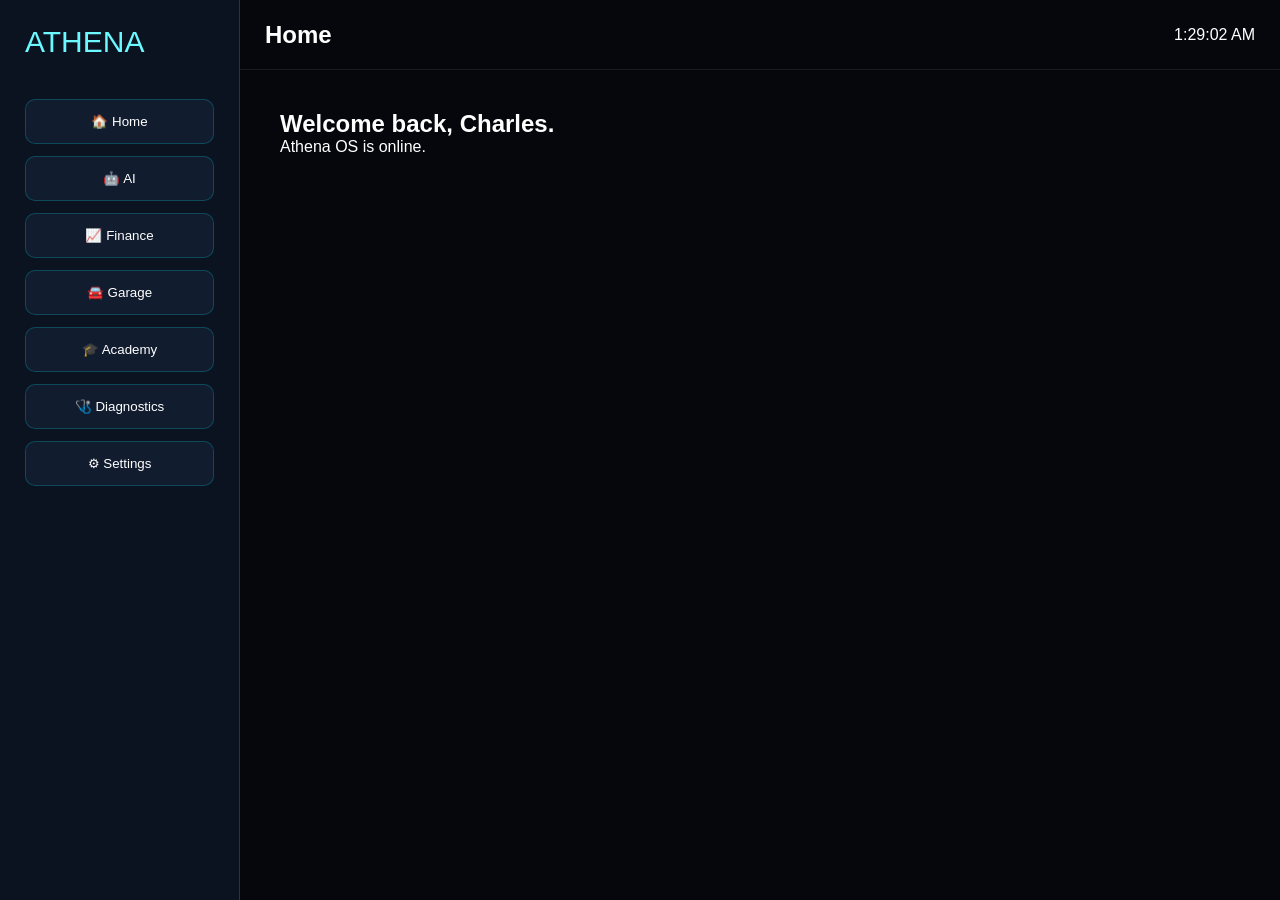
<file: frontend/index.html>
<!DOCTYPE html>
<html lang="en">
<head>
    <meta charset="UTF-8">
    <meta name="viewport" content="width=device-width, initial-scale=1.0">
    <title>Athena OS</title>

    <link rel="stylesheet" href="css/app.css">
</head>

<body>

<div id="app">

    <aside id="sidebar">

        <div id="logo">
            ATHENA
        </div>

        <button class="nav-button" data-page="home">
            🏠 Home
        </button>

        <button class="nav-button" data-page="ai">
            🤖 AI
        </button>

        <button class="nav-button" data-page="finance">
            📈 Finance
        </button>

        <button class="nav-button" data-page="garage">
            🚘 Garage
        </button>

        <button class="nav-button" data-page="academy">
            🎓 Academy
        </button>

        <button class="nav-button" data-page="diagnostics">
            🩺 Diagnostics
        </button>

        <button class="nav-button" data-page="settings">
            ⚙ Settings
        </button>

    </aside>

    <main id="workspace">

        <header id="topbar">

            <h2 id="page-title">
                Home
            </h2>

            <div id="clock">
                --:--:--
            </div>

        </header>

        <section id="content">

            <h1>Welcome back, Charles.</h1>

            <p>
                Athena OS is online.
            </p>

        </section>

    </main>

</div>

<script src="js/app.js"></script>

</body>
</html>
</file>
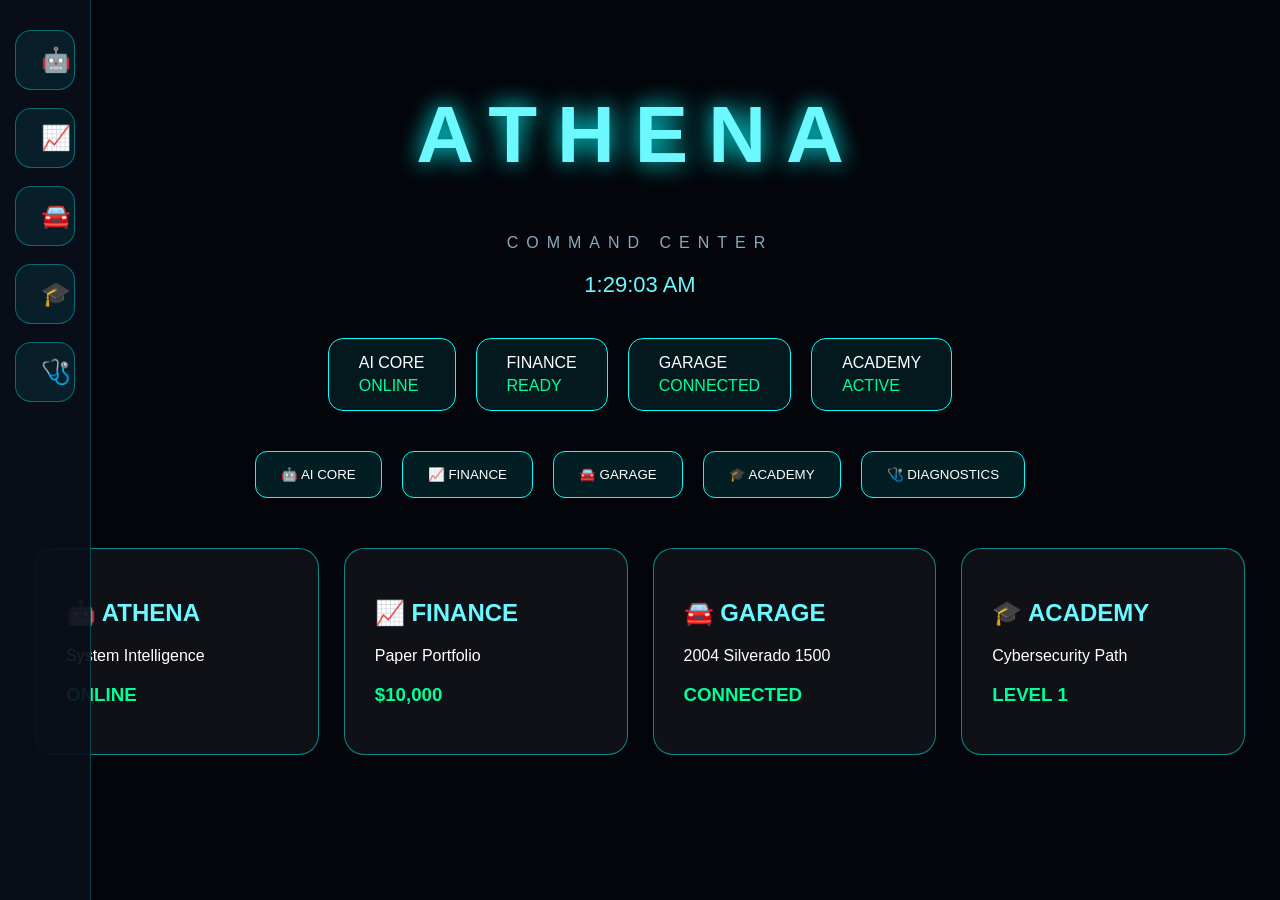
<file: frontend/dashboard.html>
<!DOCTYPE html>
<html lang="en">

<head>

<meta charset="UTF-8">
<meta name="viewport" content="width=device-width, initial-scale=1.0">

<title>Athena Command Center</title>

<link rel="stylesheet" href="css/dashboard.css">
<link rel="stylesheet" href="css/sidebar.css">

</head>

<body>

<!-- Sidebar -->

<div class="sidebar">

    <button class="side-btn" data-page="ai">🤖</button>

    <button class="side-btn" data-page="finance">📈</button>

    <button class="side-btn" data-page="garage">🚘</button>

    <button class="side-btn" data-page="academy">🎓</button>

    <button class="side-btn" data-page="diagnostics">🩺</button>

</div>

<!-- Main HUD -->

<div class="hud">

<header>

<h1>ATHENA</h1>

<p>COMMAND CENTER</p>

<div id="clock"></div>

</header>

<section class="status-bar">

<div>
AI CORE
<span>ONLINE</span>
</div>

<div>
FINANCE
<span>READY</span>
</div>

<div>
GARAGE
<span>CONNECTED</span>
</div>

<div>
ACADEMY
<span>ACTIVE</span>
</div>

</section>

<nav>

<button>🤖 AI CORE</button>

<button>📈 FINANCE</button>

<button>🚘 GARAGE</button>

<button>🎓 ACADEMY</button>

<button>🩺 DIAGNOSTICS</button>

</nav>

<main>

<div class="card">

<h2>🤖 ATHENA</h2>

<p>System Intelligence</p>

<h3>ONLINE</h3>

</div>

<div class="card">

<h2>📈 FINANCE</h2>

<p>Paper Portfolio</p>

<h3>$10,000</h3>

</div>

<div class="card">

<h2>🚘 GARAGE</h2>

<p>2004 Silverado 1500</p>

<h3>CONNECTED</h3>

</div>

<div class="card">

<h2>🎓 ACADEMY</h2>

<p>Cybersecurity Path</p>

<h3>LEVEL 1</h3>

</div>

</main>

</div>

<script src="js/router.js"></script>
<script src="js/system.js"></script>
<script src="js/dashboard.js"></script>
<script src="js/sidebar.js"></script>

</body>

</html>
</file>
<file: frontend/css/app.css>
*{
    margin:0;
    padding:0;
    box-sizing:border-box;
}

body{

    background:#05070d;

    color:white;

    font-family:Arial,sans-serif;

}

#app{

    display:flex;

    height:100vh;

}

#sidebar{

    width:240px;

    background:#0b1320;

    border-right:1px solid rgba(0,255,255,.2);

    padding:25px;

}

#logo{

    font-size:30px;

    color:#6cf8ff;

    margin-bottom:40px;

}

.nav-button{

    width:100%;

    margin-bottom:12px;

    padding:14px;

    background:#111c2f;

    border:1px solid rgba(0,255,255,.2);

    color:white;

    cursor:pointer;

    border-radius:10px;

}

.nav-button:hover{

    background:#16304d;

}

#workspace{

    flex:1;

    display:flex;

    flex-direction:column;

}

#topbar{

    height:70px;

    border-bottom:1px solid rgba(255,255,255,.08);

    display:flex;

    justify-content:space-between;

    align-items:center;

    padding:25px;

}

#content{

    padding:40px;

}
</file>
<file: frontend/css/dashboard.css>
body{

margin:0;

background:#03050a;

color:white;

font-family:Arial,sans-serif;

}



.hud{

padding:35px;

}



header{

text-align:center;

}



header h1{

font-size:80px;

letter-spacing:20px;

color:#6cf8ff;

text-shadow:

0 0 25px cyan;

}



header p{

letter-spacing:8px;

color:#8ca8bb;

}



#clock{

margin-top:20px;

font-size:22px;

color:#6cf8ff;

}




.status-bar{

display:flex;

justify-content:center;

gap:20px;

flex-wrap:wrap;

margin:40px 0;

}



.status-bar div{

background:

rgba(0,255,255,.08);

border:

1px solid cyan;

padding:15px 30px;

border-radius:15px;

}



.status-bar span{

display:block;

color:#00ff99;

margin-top:5px;

}




nav{

display:flex;

justify-content:center;

gap:20px;

flex-wrap:wrap;

}



button{

background:

rgba(0,255,255,.1);

color:white;

border:

1px solid cyan;

padding:15px 25px;

border-radius:12px;

cursor:pointer;

}



button:hover{

box-shadow:

0 0 25px cyan;

}




main{

margin-top:50px;

display:grid;

grid-template-columns:

repeat(auto-fit,minmax(250px,1fr));

gap:25px;

}



.card{

background:

rgba(255,255,255,.05);

border:

1px solid rgba(0,255,255,.5);

padding:30px;

border-radius:20px;

}



.card h2{

color:#6cf8ff;

}



.card h3{

color:#00ff99;

}
</file>
<file: frontend/css/sidebar.css>
.sidebar{
    position:fixed;
    left:0;
    top:0;
    width:90px;
    height:100vh;
    background:rgba(10,15,25,.92);
    border-right:1px solid rgba(0,255,255,.25);
    display:flex;
    flex-direction:column;
    align-items:center;
    padding-top:30px;
    gap:18px;
}

.side-btn{
    width:60px;
    height:60px;
    border-radius:16px;
    border:1px solid rgba(0,255,255,.35);
    background:rgba(0,255,255,.08);
    color:white;
    font-size:24px;
    cursor:pointer;
    transition:.25s;
}

.side-btn:hover{
    transform:scale(1.08);
    box-shadow:0 0 20px cyan;
}
</file>
